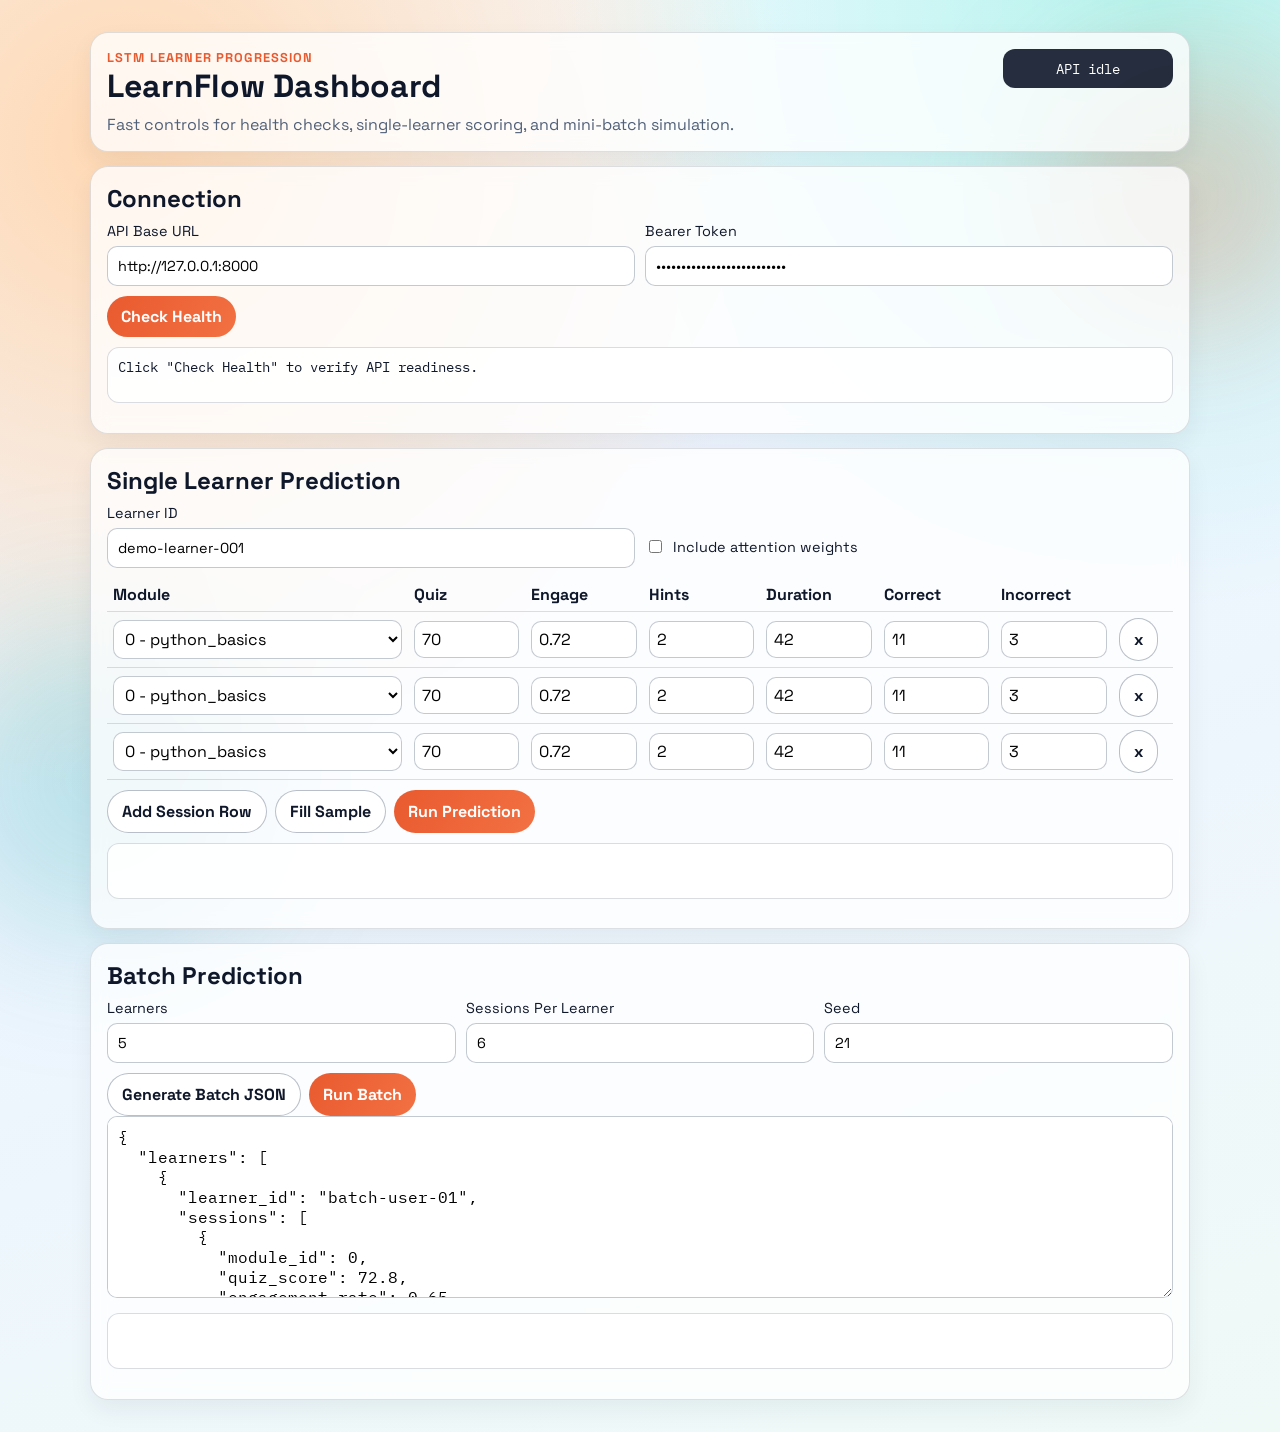
<file: dashboard/index.html>
<!doctype html>
<html lang="en">
<head>
  <meta charset="UTF-8">
  <meta name="viewport" content="width=device-width, initial-scale=1.0">
  <title>LearnFlow Quick Dashboard</title>
  <link rel="preconnect" href="https://fonts.googleapis.com">
  <link rel="preconnect" href="https://fonts.gstatic.com" crossorigin>
  <link href="https://fonts.googleapis.com/css2?family=Space+Grotesk:wght@400;500;700&family=IBM+Plex+Mono:wght@400;600&display=swap" rel="stylesheet">
  <link rel="stylesheet" href="styles.css">
</head>
<body>
  <div class="bg-orb bg-orb-a" aria-hidden="true"></div>
  <div class="bg-orb bg-orb-b" aria-hidden="true"></div>

  <main class="shell">
    <header class="panel hero reveal">
      <div>
        <p class="eyebrow">LSTM Learner Progression</p>
        <h1>LearnFlow Dashboard</h1>
        <p class="subtitle">Fast controls for health checks, single-learner scoring, and mini-batch simulation.</p>
      </div>
      <div class="hero-stats" id="heroStatus">API idle</div>
    </header>

    <section class="panel reveal">
      <h2>Connection</h2>
      <div class="grid two">
        <label>
          API Base URL
          <input id="baseUrl" type="text" value="http://127.0.0.1:8000" placeholder="http://127.0.0.1:8000">
        </label>
        <label>
          Bearer Token
          <input id="apiKey" type="password" value="dev-insecure-key-change-me" placeholder="dev-insecure-key-change-me">
        </label>
      </div>
      <div class="actions">
        <button id="healthBtn">Check Health</button>
      </div>
      <pre id="healthOut" class="output">Click "Check Health" to verify API readiness.</pre>
    </section>

    <section class="panel reveal">
      <h2>Single Learner Prediction</h2>
      <div class="grid two">
        <label>
          Learner ID
          <input id="learnerId" type="text" value="demo-learner-001">
        </label>
        <label class="checkbox-row">
          <input id="explain" type="checkbox">
          Include attention weights
        </label>
      </div>

      <div class="table-wrap">
        <table id="sessionTable">
          <thead>
            <tr>
              <th>Module</th>
              <th>Quiz</th>
              <th>Engage</th>
              <th>Hints</th>
              <th>Duration</th>
              <th>Correct</th>
              <th>Incorrect</th>
              <th></th>
            </tr>
          </thead>
          <tbody id="sessionBody"></tbody>
        </table>
      </div>

      <div class="actions">
        <button id="addRowBtn" class="ghost">Add Session Row</button>
        <button id="sampleBtn" class="ghost">Fill Sample</button>
        <button id="predictBtn">Run Prediction</button>
      </div>
      <pre id="predictOut" class="output"></pre>
    </section>

    <section class="panel reveal">
      <h2>Batch Prediction</h2>
      <div class="grid three">
        <label>
          Learners
          <input id="batchSize" type="number" min="1" max="20" value="5">
        </label>
        <label>
          Sessions Per Learner
          <input id="batchSessions" type="number" min="1" max="10" value="6">
        </label>
        <label>
          Seed
          <input id="batchSeed" type="number" min="1" max="999" value="21">
        </label>
      </div>
      <div class="actions">
        <button id="genBatchBtn" class="ghost">Generate Batch JSON</button>
        <button id="runBatchBtn">Run Batch</button>
      </div>
      <textarea id="batchInput" rows="8" spellcheck="false"></textarea>
      <pre id="batchOut" class="output"></pre>
    </section>
  </main>

  <script src="app.js"></script>
</body>
</html>
</file>
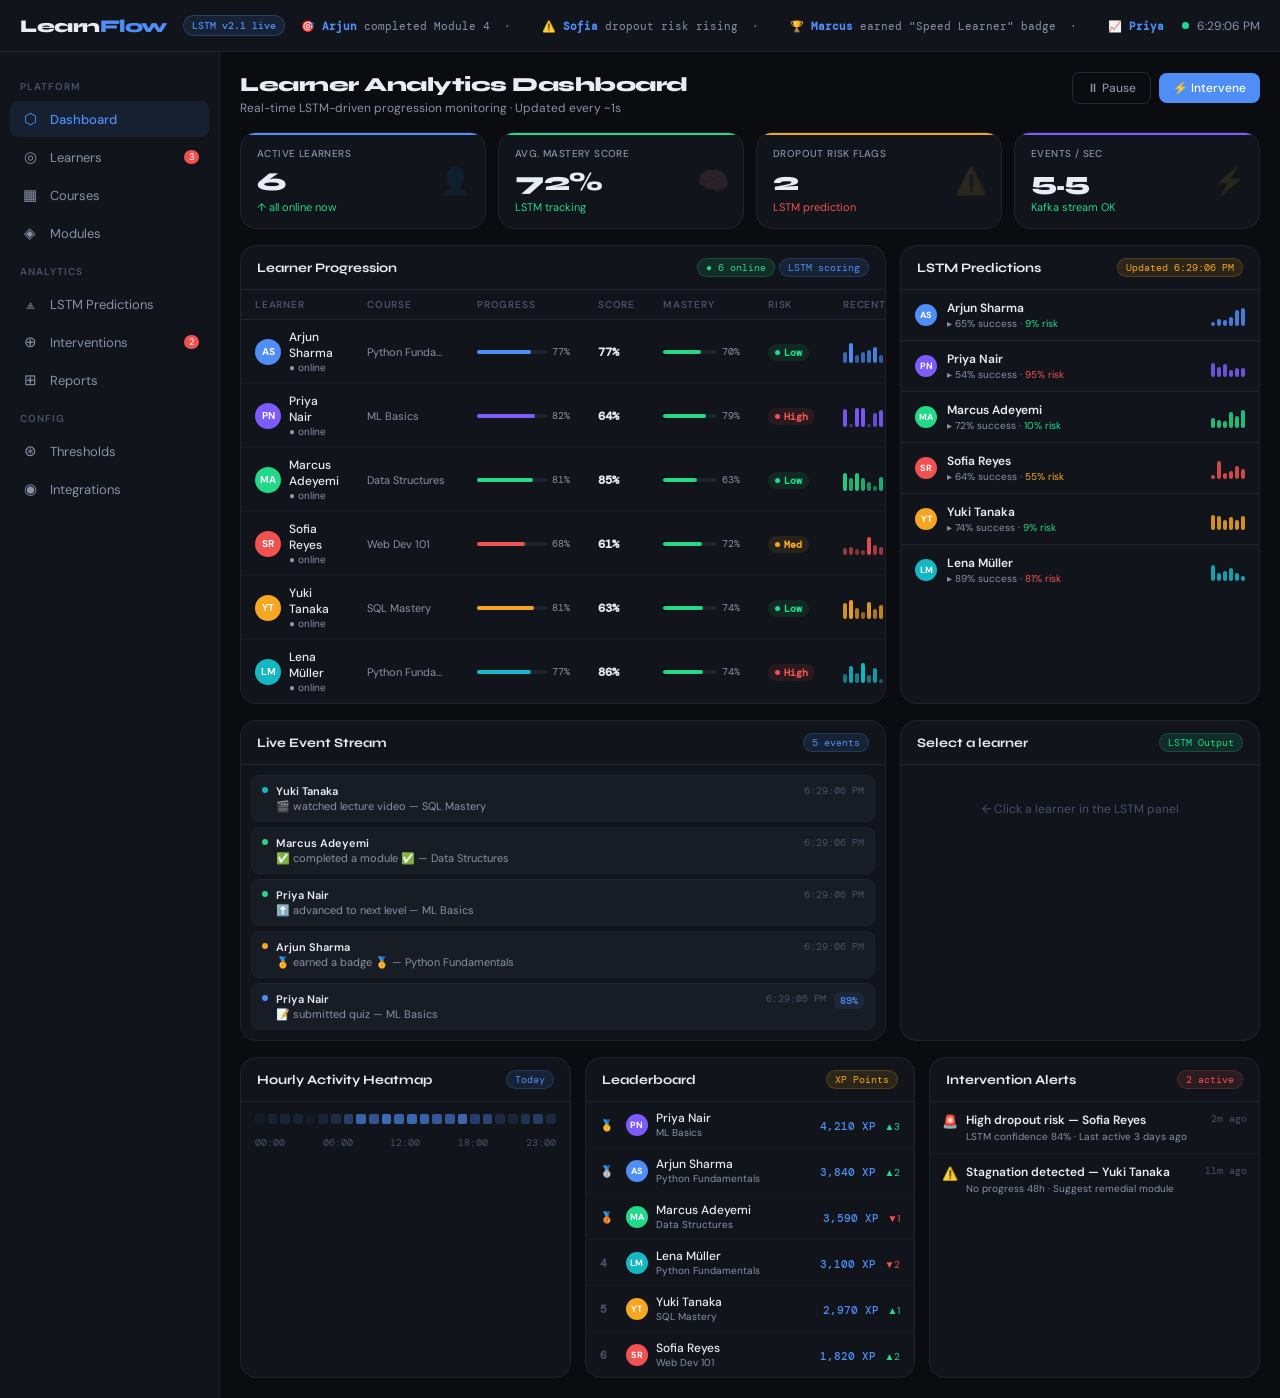
<file: dashboard/lms_portal.html>
<!DOCTYPE html>
<html lang="en">
<head>
<meta charset="UTF-8">
<meta name="viewport" content="width=device-width, initial-scale=1.0">
<title>LearnFlow — Adaptive LMS</title>
<link href="https://fonts.googleapis.com/css2?family=Syne:wght@400;600;700;800&family=DM+Mono:wght@400;500&family=DM+Sans:ital,wght@0,300;0,400;0,500;1,300&display=swap" rel="stylesheet">
<style>
  :root {
    --bg: #0a0c10;
    --surface: #11141a;
    --surface2: #181c24;
    --border: #1e2330;
    --border2: #252b3a;
    --accent: #4f8ef7;
    --accent2: #7c5cfc;
    --green: #22d98a;
    --amber: #f5a623;
    --red: #f05252;
    --teal: #14b8c4;
    --text: #e8ecf4;
    --text2: #8892a8;
    --text3: #4a5168;
    --font-head: 'Syne', sans-serif;
    --font-body: 'DM Sans', sans-serif;
    --font-mono: 'DM Mono', monospace;
    --radius: 10px;
    --radius-lg: 16px;
  }
  * { box-sizing: border-box; margin: 0; padding: 0; }
  html { font-size: 14px; }
  body { font-family: var(--font-body); background: var(--bg); color: var(--text); min-height: 100vh; overflow-x: hidden; }

  .app { display: grid; grid-template-columns: 220px 1fr; grid-template-rows: 52px 1fr; min-height: 100vh; }

  .topbar {
    grid-column: 1 / -1;
    display: flex; align-items: center; gap: 16px;
    padding: 0 20px; background: var(--surface); border-bottom: 1px solid var(--border); z-index: 10;
  }
  .topbar-logo { font-family: var(--font-head); font-size: 18px; font-weight: 800; letter-spacing: -.5px; color: var(--text); white-space: nowrap; }
  .topbar-logo span { color: var(--accent); }
  .topbar-pill { background: rgba(79,142,247,.12); color: var(--accent); font-family: var(--font-mono); font-size: 10px; font-weight: 500; padding: 3px 8px; border-radius: 20px; border: 1px solid rgba(79,142,247,.25); white-space: nowrap; }
  .topbar-status { margin-left: auto; display: flex; align-items: center; gap: 8px; font-size: 12px; color: var(--text2); white-space: nowrap; }
  .live-dot { width: 7px; height: 7px; border-radius: 50%; background: var(--green); animation: pulse-dot 2s ease-in-out infinite; }
  @keyframes pulse-dot { 0%,100%{box-shadow:0 0 0 0 rgba(34,217,138,.4)} 50%{box-shadow:0 0 0 5px rgba(34,217,138,0)} }
  .ticker-wrap { overflow: hidden; flex: 1; min-width: 0; }
  .ticker { display: flex; gap: 24px; animation: ticker-anim 30s linear infinite; white-space: nowrap; }
  .ticker-item { font-family: var(--font-mono); font-size: 11px; color: var(--text2); }
  .ticker-item b { color: var(--accent); }
  @keyframes ticker-anim { 0%{transform:translateX(0)} 100%{transform:translateX(-50%)} }

  .sidebar { background: var(--surface); border-right: 1px solid var(--border); padding: 16px 10px; display: flex; flex-direction: column; gap: 2px; overflow-y: auto; }
  .sidebar-section { font-size: 10px; font-weight: 600; letter-spacing: .1em; text-transform: uppercase; color: var(--text3); padding: 12px 10px 6px; }
  .nav-item { display: flex; align-items: center; gap: 10px; padding: 8px 10px; border-radius: 8px; font-size: 13px; font-weight: 400; color: var(--text2); cursor: pointer; transition: all .15s; }
  .nav-item:hover { background: var(--surface2); color: var(--text); }
  .nav-item.active { background: rgba(79,142,247,.1); color: var(--accent); font-weight: 500; }
  .nav-item .icon { font-size: 15px; width: 20px; text-align: center; }
  .nav-badge { margin-left: auto; background: var(--red); color: #fff; font-family: var(--font-mono); font-size: 9px; padding: 1px 5px; border-radius: 8px; }

  .main { overflow-y: auto; padding: 20px; display: flex; flex-direction: column; gap: 16px; }

  .page-header { display: flex; align-items: flex-start; justify-content: space-between; gap: 12px; }
  .page-title { font-family: var(--font-head); font-size: 20px; font-weight: 800; letter-spacing: -.5px; }
  .page-subtitle { font-size: 12px; color: var(--text2); margin-top: 3px; }
  .header-controls { display: flex; gap: 8px; align-items: center; }
  .btn { padding: 7px 14px; border-radius: 8px; font-family: var(--font-body); font-size: 12px; font-weight: 500; cursor: pointer; border: none; transition: all .15s; }
  .btn-ghost { background: transparent; border: 1px solid var(--border2); color: var(--text2); }
  .btn-ghost:hover { border-color: var(--accent); color: var(--accent); }
  .btn-primary { background: var(--accent); color: #fff; }
  .btn-primary:hover { background: #6fa0f8; }

  .stats-row { display: grid; grid-template-columns: repeat(4, 1fr); gap: 12px; }
  .stat-card { background: var(--surface); border: 1px solid var(--border); border-radius: var(--radius-lg); padding: 14px 16px; position: relative; overflow: hidden; }
  .stat-card::before { content: ''; position: absolute; top: 0; left: 0; right: 0; height: 2px; background: var(--card-accent, var(--accent)); }
  .stat-label { font-size: 10px; color: var(--text2); font-weight: 500; letter-spacing: .04em; text-transform: uppercase; margin-bottom: 6px; }
  .stat-val { font-family: var(--font-head); font-size: 26px; font-weight: 800; letter-spacing: -1px; }
  .stat-delta { font-size: 11px; margin-top: 3px; color: var(--text2); }
  .stat-delta.up { color: var(--green); }
  .stat-delta.down { color: var(--red); }
  .stat-icon { position: absolute; right: 14px; top: 50%; transform: translateY(-50%); font-size: 26px; opacity: .1; }

  .two-col { display: grid; grid-template-columns: 1fr 360px; gap: 14px; }
  .card { background: var(--surface); border: 1px solid var(--border); border-radius: var(--radius-lg); overflow: hidden; }
  .card-header { padding: 12px 16px; border-bottom: 1px solid var(--border); display: flex; align-items: center; justify-content: space-between; }
  .card-title { font-family: var(--font-head); font-size: 13px; font-weight: 700; }
  .card-badge { font-size: 10px; font-family: var(--font-mono); padding: 2px 8px; border-radius: 20px; }
  .badge-green { background: rgba(34,217,138,.12); color: var(--green); border: 1px solid rgba(34,217,138,.2); }
  .badge-amber { background: rgba(245,166,35,.12); color: var(--amber); border: 1px solid rgba(245,166,35,.2); }
  .badge-blue  { background: rgba(79,142,247,.12);  color: var(--accent); border: 1px solid rgba(79,142,247,.2); }
  .badge-red   { background: rgba(240,82,82,.12);   color: var(--red);  border: 1px solid rgba(240,82,82,.2); }
  .badge-multi { display: flex; gap: 4px; }

  .learner-table { width: 100%; border-collapse: collapse; }
  .learner-table th { text-align: left; font-size: 10px; font-weight: 600; letter-spacing: .08em; text-transform: uppercase; color: var(--text3); padding: 8px 14px; border-bottom: 1px solid var(--border); }
  .learner-table td { padding: 9px 14px; font-size: 12px; border-bottom: 1px solid rgba(30,35,48,.5); vertical-align: middle; }
  .learner-table tr:last-child td { border-bottom: none; }
  .learner-table tr:hover td { background: rgba(255,255,255,.015); }

  .avatar { width: 26px; height: 26px; border-radius: 50%; display: inline-flex; align-items: center; justify-content: center; font-size: 10px; font-weight: 700; color: #fff; flex-shrink: 0; }
  .learner-name { display: flex; align-items: center; gap: 8px; }
  .learner-info span:first-child { font-weight: 500; color: var(--text); display: block; }
  .learner-info span:last-child { font-size: 10px; color: var(--text2); display: block; }
  .progress-bar-wrap { width: 70px; background: var(--border); border-radius: 4px; height: 4px; }
  .progress-bar { height: 4px; border-radius: 4px; transition: width .6s ease; }
  .risk-pill { display: inline-flex; align-items: center; gap: 4px; font-size: 10px; font-weight: 600; font-family: var(--font-mono); padding: 2px 7px; border-radius: 20px; }
  .risk-low  { background: rgba(34,217,138,.1);  color: var(--green); }
  .risk-med  { background: rgba(245,166,35,.1);   color: var(--amber); }
  .risk-high { background: rgba(240,82,82,.1);    color: var(--red);   }
  .risk-dot  { width: 5px; height: 5px; border-radius: 50%; background: currentColor; }
  .mini-bars { display: flex; gap: 2px; align-items: flex-end; height: 22px; }
  .mini-bar { width: 4px; border-radius: 2px; transition: height .4s ease; }

  .lstm-panel { display: flex; flex-direction: column; }
  .lstm-learner { padding: 10px 14px; border-bottom: 1px solid var(--border); display: flex; align-items: center; gap: 10px; cursor: pointer; transition: background .12s; }
  .lstm-learner:hover { background: rgba(255,255,255,.02); }
  .lstm-learner.selected { background: rgba(79,142,247,.06); border-left: 2px solid var(--accent); padding-left: 12px; }
  .lstm-learner:last-child { border-bottom: none; }

  .event-stream { padding: 10px; display: flex; flex-direction: column; gap: 5px; max-height: 320px; overflow-y: auto; }
  .event-item { display: flex; align-items: flex-start; gap: 8px; padding: 8px 10px; border-radius: 8px; border: 1px solid var(--border); background: var(--surface2); animation: slide-in .3s ease; font-size: 11px; }
  @keyframes slide-in { from{opacity:0;transform:translateY(-6px)} to{opacity:1;transform:translateY(0)} }
  .event-dot { width: 6px; height: 6px; border-radius: 50%; margin-top: 3px; flex-shrink: 0; }
  .event-meta { flex: 1; }
  .event-user { font-weight: 600; color: var(--text); }
  .event-desc { color: var(--text2); margin-top: 1px; }
  .event-time { font-family: var(--font-mono); font-size: 10px; color: var(--text3); white-space: nowrap; }
  .event-score { font-family: var(--font-mono); font-size: 10px; font-weight: 500; padding: 2px 6px; border-radius: 6px; align-self: flex-start; background: rgba(79,142,247,.1); color: var(--accent); }

  .prediction-section { padding: 12px 14px; border-bottom: 1px solid var(--border); }
  .pred-title { font-size: 9px; font-weight: 600; text-transform: uppercase; letter-spacing: .08em; color: var(--text3); margin-bottom: 8px; }
  .pred-row { display: flex; align-items: center; justify-content: space-between; margin-bottom: 6px; }
  .pred-label { font-size: 11px; color: var(--text2); }
  .pred-val { font-family: var(--font-mono); font-size: 11px; font-weight: 500; }
  .pred-gauge { height: 3px; background: var(--border); border-radius: 3px; margin-top: 2px; overflow: hidden; }
  .pred-gauge-fill { height: 100%; border-radius: 3px; transition: width .8s cubic-bezier(.34,1.56,.64,1); }

  .bottom-row { display: grid; grid-template-columns: 1fr 1fr 1fr; gap: 14px; }
  .heatmap-grid { display: grid; grid-template-columns: repeat(24, 1fr); gap: 3px; padding: 12px 14px; }
  .heat-cell { aspect-ratio: 1; border-radius: 2px; transition: background .5s ease; }
  .heatmap-labels { display: flex; justify-content: space-between; padding: 0 14px 10px; font-size: 10px; color: var(--text3); font-family: var(--font-mono); }
  .lb-item { display: flex; align-items: center; gap: 8px; padding: 8px 14px; border-bottom: 1px solid rgba(30,35,48,.5); }
  .lb-item:last-child { border-bottom: none; }
  .lb-rank { font-family: var(--font-mono); font-size: 11px; font-weight: 700; color: var(--text3); width: 18px; }
  .lb-rank.gold { color: #f5c842; } .lb-rank.silver { color: #9ba8be; } .lb-rank.bronze { color: #c87941; }
  .lb-pts { font-family: var(--font-mono); font-size: 11px; margin-left: auto; color: var(--accent); font-weight: 500; }
  .lb-delta { font-size: 10px; margin-left: 4px; }
  .lb-delta.up { color: var(--green); } .lb-delta.dn { color: var(--red); }
  .alert-item { display: flex; gap: 8px; padding: 10px 12px; border-bottom: 1px solid rgba(30,35,48,.4); align-items: flex-start; }
  .alert-item:last-child { border-bottom: none; }
  .alert-icon { font-size: 13px; margin-top: 1px; }
  .alert-title { font-size: 12px; font-weight: 600; color: var(--text); }
  .alert-sub { font-size: 10px; color: var(--text2); margin-top: 2px; }
  .alert-time { font-family: var(--font-mono); font-size: 10px; color: var(--text3); white-space: nowrap; }
  ::-webkit-scrollbar { width: 4px; height: 4px; }
  ::-webkit-scrollbar-track { background: transparent; }
  ::-webkit-scrollbar-thumb { background: var(--border2); border-radius: 3px; }
  .sparkline-svg { width: 100%; height: 36px; }
</style>
</head>
<body>
<div class="app">

  <header class="topbar">
    <div class="topbar-logo">Learn<span>Flow</span></div>
    <div class="topbar-pill">LSTM v2.1 live</div>
    <div class="ticker-wrap">
      <div class="ticker" id="ticker">
        <span class="ticker-item">🎯 <b>Arjun</b> completed Module 4 &nbsp;·&nbsp;</span>
        <span class="ticker-item">⚠️ <b>Sofia</b> dropout risk rising &nbsp;·&nbsp;</span>
        <span class="ticker-item">🏆 <b>Marcus</b> earned "Speed Learner" badge &nbsp;·&nbsp;</span>
        <span class="ticker-item">📈 <b>Priya</b> mastery index 91% &nbsp;·&nbsp;</span>
        <span class="ticker-item">🔔 LSTM flagged 2 learners for intervention &nbsp;·&nbsp;</span>
        <span class="ticker-item">🎯 <b>Arjun</b> completed Module 4 &nbsp;·&nbsp;</span>
        <span class="ticker-item">⚠️ <b>Sofia</b> dropout risk rising &nbsp;·&nbsp;</span>
        <span class="ticker-item">🏆 <b>Marcus</b> earned "Speed Learner" badge &nbsp;·&nbsp;</span>
        <span class="ticker-item">📈 <b>Priya</b> mastery index 91% &nbsp;·&nbsp;</span>
        <span class="ticker-item">🔔 LSTM flagged 2 learners for intervention &nbsp;·&nbsp;</span>
      </div>
    </div>
    <div class="topbar-status">
      <div class="live-dot"></div>
      <span id="clock"></span>
    </div>
  </header>

  <aside class="sidebar">
    <div class="sidebar-section">Platform</div>
    <div class="nav-item active"><span class="icon">⬡</span> Dashboard</div>
    <div class="nav-item"><span class="icon">◎</span> Learners <span class="nav-badge">3</span></div>
    <div class="nav-item"><span class="icon">▦</span> Courses</div>
    <div class="nav-item"><span class="icon">◈</span> Modules</div>
    <div class="sidebar-section">Analytics</div>
    <div class="nav-item"><span class="icon">⟁</span> LSTM Predictions</div>
    <div class="nav-item"><span class="icon">⊕</span> Interventions <span class="nav-badge" id="sb-alert-badge">2</span></div>
    <div class="nav-item"><span class="icon">⊞</span> Reports</div>
    <div class="sidebar-section">Config</div>
    <div class="nav-item"><span class="icon">⊛</span> Thresholds</div>
    <div class="nav-item"><span class="icon">◉</span> Integrations</div>
  </aside>

  <main class="main">

    <div class="page-header">
      <div>
        <div class="page-title">Learner Analytics Dashboard</div>
        <div class="page-subtitle">Real-time LSTM-driven progression monitoring · Updated every ~1s</div>
      </div>
      <div class="header-controls">
        <button class="btn btn-ghost" onclick="togglePause()">⏸ <span id="pause-label">Pause</span></button>
        <button class="btn btn-primary" onclick="triggerIntervention()">⚡ Intervene</button>
      </div>
    </div>

    <div class="stats-row">
      <div class="stat-card" style="--card-accent:var(--accent)">
        <div class="stat-label">Active Learners</div>
        <div class="stat-val" id="stat-active">6</div>
        <div class="stat-delta up">↑ all online now</div>
        <div class="stat-icon">👤</div>
      </div>
      <div class="stat-card" style="--card-accent:var(--green)">
        <div class="stat-label">Avg. Mastery Score</div>
        <div class="stat-val" id="stat-mastery">—</div>
        <div class="stat-delta up" id="d-mastery">LSTM tracking</div>
        <div class="stat-icon">🧠</div>
      </div>
      <div class="stat-card" style="--card-accent:var(--amber)">
        <div class="stat-label">Dropout Risk Flags</div>
        <div class="stat-val" id="stat-risk">—</div>
        <div class="stat-delta down" id="d-risk">LSTM prediction</div>
        <div class="stat-icon">⚠️</div>
      </div>
      <div class="stat-card" style="--card-accent:var(--accent2)">
        <div class="stat-label">Events / sec</div>
        <div class="stat-val" id="stat-eps">—</div>
        <div class="stat-delta up">Kafka stream OK</div>
        <div class="stat-icon">⚡</div>
      </div>
    </div>

    <div class="two-col">
      <div class="card">
        <div class="card-header">
          <div class="card-title">Learner Progression</div>
          <div class="badge-multi">
            <span class="card-badge badge-green" id="online-count">● 6 online</span>
            <span class="card-badge badge-blue">LSTM scoring</span>
          </div>
        </div>
        <table class="learner-table">
          <thead>
            <tr>
              <th>Learner</th>
              <th>Course</th>
              <th>Progress</th>
              <th>Score</th>
              <th>Mastery</th>
              <th>Risk</th>
              <th>Recent</th>
            </tr>
          </thead>
          <tbody id="learner-tbody"></tbody>
        </table>
      </div>

      <div class="card">
        <div class="card-header">
          <div class="card-title">LSTM Predictions</div>
          <span class="card-badge badge-amber" id="pred-badge">Initialising…</span>
        </div>
        <div class="lstm-panel" id="lstm-panel"></div>
      </div>
    </div>

    <div style="display:grid;grid-template-columns:1fr 360px;gap:14px">
      <div class="card">
        <div class="card-header">
          <div class="card-title">Live Event Stream</div>
          <span class="card-badge badge-blue" id="event-counter">0 events</span>
        </div>
        <div class="event-stream" id="event-stream"></div>
      </div>

      <div class="card">
        <div class="card-header">
          <div class="card-title" id="pred-detail-title">Select a learner</div>
          <span class="card-badge badge-green">LSTM Output</span>
        </div>
        <div id="pred-detail-body">
          <div style="padding:36px 18px;text-align:center;color:var(--text3);font-size:12px">
            ← Click a learner in the LSTM panel
          </div>
        </div>
      </div>
    </div>

    <div class="bottom-row">
      <div class="card">
        <div class="card-header">
          <div class="card-title">Hourly Activity Heatmap</div>
          <span class="card-badge badge-blue">Today</span>
        </div>
        <div class="heatmap-grid" id="heatmap"></div>
        <div class="heatmap-labels">
          <span>00:00</span><span>06:00</span><span>12:00</span><span>18:00</span><span>23:00</span>
        </div>
      </div>

      <div class="card">
        <div class="card-header">
          <div class="card-title">Leaderboard</div>
          <span class="card-badge badge-amber">XP Points</span>
        </div>
        <div id="leaderboard"></div>
      </div>

      <div class="card">
        <div class="card-header">
          <div class="card-title">Intervention Alerts</div>
          <span class="card-badge badge-red" id="alert-count">2 active</span>
        </div>
        <div id="alerts-panel"></div>
      </div>
    </div>

  </main>
</div>

<script>
const EVENTS_TYPES = [
  { type:'quiz',   desc:'submitted quiz',             icon:'📝', color:'var(--accent)' },
  { type:'video',  desc:'watched lecture video',      icon:'🎬', color:'var(--teal)' },
  { type:'badge',  desc:'earned a badge 🏅',          icon:'🏅', color:'var(--amber)' },
  { type:'level',  desc:'advanced to next level',     icon:'⬆️', color:'var(--green)' },
  { type:'hint',   desc:'used a hint',                icon:'💡', color:'#a78bfa' },
  { type:'module', desc:'completed a module ✅',      icon:'✅', color:'var(--green)' },
  { type:'streak', desc:'maintained 7-day streak 🔥', icon:'🔥', color:'#fb7185' },
  { type:'login',  desc:'started a session',          icon:'👤', color:'var(--text2)' },
];

const LEARNER_DATA = [
  { id:1, name:'Arjun Sharma',   initials:'AS', course:'Python Fundamentals', color:'#4f8ef7', xp:3840 },
  { id:2, name:'Priya Nair',     initials:'PN', course:'ML Basics',           color:'#7c5cfc', xp:4210 },
  { id:3, name:'Marcus Adeyemi', initials:'MA', course:'Data Structures',     color:'#22d98a', xp:3590 },
  { id:4, name:'Sofia Reyes',    initials:'SR', course:'Web Dev 101',         color:'#f05252', xp:1820 },
  { id:5, name:'Yuki Tanaka',    initials:'YT', course:'SQL Mastery',         color:'#f5a623', xp:2970 },
  { id:6, name:'Lena Müller',    initials:'LM', course:'Python Fundamentals', color:'#14b8c4', xp:3100 },
];

let paused = false, eventCount = 0, selectedId = null;

const learners = LEARNER_DATA.map(l => ({
  ...l,
  progress:  45 + Math.random()*40,
  score:     55 + Math.random()*35,
  mastery:   50 + Math.random()*45,
  riskScore: Math.random(),
  activity:  Array.from({length:8}, () => Math.random()),
  history:   Array.from({length:8}, () => 50 + Math.random()*40),
  pred: {
    successProb: .55 + Math.random()*.35,
    masteryProb: .5  + Math.random()*.4,
    nextScore:   60  + Math.random()*30,
  },
}));

let alerts = [
  { icon:'🚨', title:'High dropout risk — Sofia Reyes',  sub:'LSTM confidence 84% · Last active 3 days ago', time:'2m ago' },
  { icon:'⚠️', title:'Stagnation detected — Yuki Tanaka', sub:'No progress 48h · Suggest remedial module',   time:'11m ago' },
];

const heatData = Array.from({length:24}, (_,i) => ({
  intensity: i<6 ? Math.random()*.2 : i<10 ? .2+Math.random()*.6 : i<14 ? .5+Math.random()*.5 : i<18 ? .4+Math.random()*.5 : .1+Math.random()*.4
}));

function riskLevel(r) { return r<.35?['low','Low']:r<.65?['med','Med']:['high','High']; }
function clamp(v,a,b){ return Math.max(a,Math.min(b,v)); }
function fmt(n,d=0){ return (+n).toFixed(d); }
function randItem(a){ return a[Math.floor(Math.random()*a.length)]; }

function renderTable() {
  document.getElementById('learner-tbody').innerHTML = learners.map(l => {
    const [rl] = riskLevel(l.riskScore);
    const bars = l.activity.map(v =>
      `<div class="mini-bar" style="height:${Math.max(3,v*20)}px;background:${l.color};opacity:${.35+v*.65}"></div>`
    ).join('');
    return `<tr>
      <td><div class="learner-name">
        <div class="avatar" style="background:${l.color}">${l.initials}</div>
        <div class="learner-info"><span>${l.name}</span><span>● online</span></div>
      </div></td>
      <td style="color:var(--text2);font-size:11px;max-width:110px;overflow:hidden;text-overflow:ellipsis;white-space:nowrap">${l.course}</td>
      <td><div style="display:flex;align-items:center;gap:5px">
        <div class="progress-bar-wrap"><div class="progress-bar" style="width:${l.progress}%;background:${l.color}"></div></div>
        <span style="font-family:var(--font-mono);font-size:10px;color:var(--text2)">${fmt(l.progress)}%</span>
      </div></td>
      <td><span style="font-family:var(--font-mono);font-weight:600">${fmt(l.score)}%</span></td>
      <td><div style="display:flex;align-items:center;gap:5px">
        <div class="progress-bar-wrap" style="width:54px"><div class="progress-bar" style="width:${l.mastery}%;background:var(--green)"></div></div>
        <span style="font-family:var(--font-mono);font-size:10px;color:var(--text2)">${fmt(l.mastery)}%</span>
      </div></td>
      <td><span class="risk-pill risk-${rl}"><span class="risk-dot"></span>${riskLevel(l.riskScore)[1]}</span></td>
      <td><div class="mini-bars">${bars}</div></td>
    </tr>`;
  }).join('');
}

function renderLSTMPanel() {
  document.getElementById('lstm-panel').innerHTML = learners.map(l => {
    const bars = l.history.slice(-6).map(v =>
      `<div class="mini-bar" style="height:${Math.max(3,(v-40)/60*22)}px;background:${l.color};opacity:.85"></div>`
    ).join('');
    const rc = l.riskScore>.6?'var(--red)':l.riskScore>.35?'var(--amber)':'var(--green)';
    return `<div class="lstm-learner ${selectedId===l.id?'selected':''}" onclick="selectLearner(${l.id})">
      <div class="avatar" style="background:${l.color};width:22px;height:22px;font-size:9px">${l.initials}</div>
      <div style="flex:1;min-width:0">
        <div style="font-size:12px;font-weight:600;color:var(--text);white-space:nowrap;overflow:hidden;text-overflow:ellipsis">${l.name}</div>
        <div style="font-size:10px;color:var(--text2);margin-top:1px">▸ ${fmt(l.pred.successProb*100)}% success · <span style="color:${rc}">${fmt(l.riskScore*100)}% risk</span></div>
      </div>
      <div class="mini-bars" style="margin-left:6px">${bars}</div>
    </div>`;
  }).join('');
  document.getElementById('pred-badge').textContent = 'Updated ' + new Date().toLocaleTimeString();
}

function selectLearner(id) {
  selectedId = id;
  renderLSTMPanel();
  const l = learners.find(x=>x.id===id); if (!l) return;
  document.getElementById('pred-detail-title').textContent = l.name;
  const rc = l.riskScore>.6?'var(--red)':l.riskScore>.35?'var(--amber)':'var(--green)';

  let intervention, iIcon;
  if (l.riskScore>.6)      { intervention='Notify instructor + assign remedial module'; iIcon='🚨'; }
  else if (l.riskScore>.35){ intervention='Scale difficulty + send motivational prompt'; iIcon='💡'; }
  else                      { intervention='Issue achievement badge + advance module';   iIcon='🏅'; }

  document.getElementById('pred-detail-body').innerHTML = `
    <div class="prediction-section">
      <div class="pred-title">LSTM Output Predictions</div>
      ${pRow('Success probability', l.pred.successProb, l.color)}
      ${pRow('Dropout risk',        l.riskScore,        rc)}
      ${pRow('Mastery probability', l.pred.masteryProb, 'var(--teal)')}
    </div>
    <div class="prediction-section">
      <div class="pred-title">Predicted next score</div>
      <div style="font-family:var(--font-mono);font-size:26px;font-weight:700;color:${l.color};padding:4px 0">${fmt(l.pred.nextScore)}%</div>
      <div style="font-size:11px;color:var(--text2);margin-top:2px">Based on last 8 interaction sequences</div>
    </div>
    <div class="prediction-section">
      <div class="pred-title">Recommended action</div>
      <div style="display:flex;gap:8px;padding:8px 10px;background:var(--surface2);border-radius:8px;border:1px solid var(--border)">
        <span style="font-size:14px">${iIcon}</span>
        <span style="font-size:11px;color:${rc};line-height:1.5">${intervention}</span>
      </div>
    </div>
    <div style="padding:10px 14px 12px">
      <svg class="sparkline-svg" id="spark-svg" viewBox="0 0 200 36" preserveAspectRatio="none"></svg>
      <div style="font-size:10px;color:var(--text3);margin-top:3px;font-family:var(--font-mono)">Score history · last 8 events</div>
    </div>
  `;
  // Sparkline
  const data = l.history, mn = Math.min(...data), mx = Math.max(...data);
  const sy = v => 32 - ((v-mn)/(mx-mn+.01))*28;
  const pts = data.map((v,i) => `${(i/(data.length-1))*198+1},${sy(v)}`).join(' ');
  const svg = document.getElementById('spark-svg');
  if (svg) svg.innerHTML = `<polyline points="${pts}" fill="none" stroke="${l.color}" stroke-width="2" stroke-linecap="round" stroke-linejoin="round"/>${data.map((v,i)=>`<circle cx="${(i/(data.length-1))*198+1}" cy="${sy(v)}" r="2.5" fill="${l.color}"/>`).join('')}`;
}

function pRow(label, val, color) {
  return `<div style="margin-bottom:8px">
    <div class="pred-row">
      <span class="pred-label">${label}</span>
      <span class="pred-val" style="color:${color}">${fmt(val*100,1)}%</span>
    </div>
    <div class="pred-gauge"><div class="pred-gauge-fill" style="width:${val*100}%;background:${color}"></div></div>
  </div>`;
}

function renderHeatmap() {
  document.getElementById('heatmap').innerHTML = heatData.map(d =>
    `<div class="heat-cell" style="background:${d.intensity<.05?'var(--border)':`rgba(79,142,247,${d.intensity*.85})`}"></div>`
  ).join('');
}

function renderLeaderboard() {
  const sorted = [...learners].sort((a,b)=>b.xp-a.xp);
  document.getElementById('leaderboard').innerHTML = sorted.map((l,i) => {
    const rankClass = ['gold','silver','bronze'][i] || '';
    const rankLabel = ['🥇','🥈','🥉'][i] || (i+1);
    const up = Math.random()>.4;
    return `<div class="lb-item">
      <div class="lb-rank ${rankClass}">${rankLabel}</div>
      <div class="avatar" style="background:${l.color};width:22px;height:22px;font-size:9px">${l.initials}</div>
      <div>
        <div style="font-size:12px;font-weight:500;color:var(--text)">${l.name}</div>
        <div style="font-size:10px;color:var(--text2)">${l.course}</div>
      </div>
      <div style="margin-left:auto;text-align:right">
        <span class="lb-pts">${l.xp.toLocaleString()} XP</span>
        <span class="lb-delta ${up?'up':'dn'}">${up?'▲':'▼'}${Math.ceil(Math.random()*3)}</span>
      </div>
    </div>`;
  }).join('');
}

function renderAlerts() {
  document.getElementById('alerts-panel').innerHTML = alerts.map(a =>
    `<div class="alert-item">
      <div class="alert-icon">${a.icon}</div>
      <div style="flex:1"><div class="alert-title">${a.title}</div><div class="alert-sub">${a.sub}</div></div>
      <div class="alert-time">${a.time}</div>
    </div>`
  ).join('');
  const n = alerts.length;
  document.getElementById('alert-count').textContent = n + ' active';
  document.getElementById('sb-alert-badge').textContent = n;
}

function addEvent(l, ev, score) {
  eventCount++;
  const stream = document.getElementById('event-stream');
  const div = document.createElement('div');
  div.className = 'event-item';
  div.innerHTML = `
    <div class="event-dot" style="background:${ev.color}"></div>
    <div class="event-meta">
      <div><span class="event-user">${l.name}</span></div>
      <div class="event-desc">${ev.icon} ${ev.desc} — ${l.course}</div>
    </div>
    <div class="event-time">${new Date().toLocaleTimeString()}</div>
    ${score!==undefined?`<span class="event-score">${fmt(score)}%</span>`:''}
  `;
  stream.insertBefore(div, stream.firstChild);
  while (stream.children.length > 20) stream.removeChild(stream.lastChild);
  document.getElementById('event-counter').textContent = eventCount + ' events';
}

function tick() {
  if (paused) return;
  const l = randItem(learners);
  const ev = randItem(EVENTS_TYPES);
  const score = ev.type==='quiz' ? 50+Math.random()*45 : undefined;

  if (ev.type==='quiz')   l.score    = clamp(l.score + (Math.random()-.4)*8, 40, 100);
  if (ev.type==='module') l.progress = clamp(l.progress + 2 + Math.random()*5, 0, 100);
  if (ev.type==='video')  l.mastery  = clamp(l.mastery + Math.random()*3, 0, 100);
  if (ev.type==='badge')  l.xp      += 150 + Math.floor(Math.random()*300);

  l.activity  = [...l.activity.slice(1), Math.random()];
  l.history   = [...l.history.slice(1), l.score];
  l.riskScore = clamp(l.riskScore + (Math.random()-.5)*.04, .05, .95);
  l.pred.successProb = clamp(l.pred.successProb + (Math.random()-.45)*.04, .15, .98);
  l.pred.masteryProb = clamp(l.mastery/100 + (Math.random()-.5)*.05, .1, .98);
  l.pred.nextScore   = clamp(l.pred.nextScore + (Math.random()-.4)*4, 40, 100);

  addEvent(l, ev, score);
  renderTable();
  renderLSTMPanel();
  renderLeaderboard();

  if (Math.random()>.65) {
    const h = new Date().getHours();
    heatData[h].intensity = clamp(heatData[h].intensity + .06, 0, 1);
    renderHeatmap();
  }

  const avg = learners.reduce((s,x)=>s+x.mastery,0)/learners.length;
  document.getElementById('stat-mastery').textContent = fmt(avg) + '%';
  document.getElementById('stat-risk').textContent = learners.filter(x=>x.riskScore>.6).length;
  document.getElementById('stat-eps').textContent = (2.5+Math.random()*3.5).toFixed(1);

  if (selectedId) selectLearner(selectedId);
}

function togglePause() {
  paused = !paused;
  document.getElementById('pause-label').textContent = paused ? 'Resume' : 'Pause';
}

function triggerIntervention() {
  const target = learners.sort((a,b)=>b.riskScore-a.riskScore)[0];
  alerts.unshift({ icon:'⚡', title:`Manual intervention — ${target.name}`, sub:'Instructor notified · Difficulty adjusted · Prompt sent', time:'just now' });
  if (alerts.length > 6) alerts.pop();
  renderAlerts();
}

function updateClock() {
  document.getElementById('clock').textContent = new Date().toLocaleTimeString();
}

// Init
renderTable(); renderLSTMPanel(); renderHeatmap(); renderLeaderboard(); renderAlerts(); updateClock();
setInterval(updateClock, 1000);

let speed = 1100;
function loop() { tick(); speed = 800 + Math.random()*800; setTimeout(loop, speed); }
setTimeout(loop, 600);

// Seed initial events
setTimeout(()=>addEvent(learners[1], EVENTS_TYPES[0], 88.5), 100);
setTimeout(()=>addEvent(learners[0], EVENTS_TYPES[2]),        350);
setTimeout(()=>addEvent(learners[2], EVENTS_TYPES[5]),        600);
setTimeout(()=>addEvent(learners[4], EVENTS_TYPES[1]),        900);
</script>
</body>
</html>
</file>
<file: dashboard/styles.css>
:root {
  --ink: #0f172a;
  --muted: #516079;
  --paper: #f6f9ff;
  --card: rgba(255, 255, 255, 0.78);
  --edge: rgba(15, 23, 42, 0.13);
  --accent: #e95a2f;
  --accent-2: #0ea5a3;
  --ok: #0f9d58;
  --err: #c81e1e;
}

* {
  box-sizing: border-box;
}

body {
  margin: 0;
  font-family: "Space Grotesk", sans-serif;
  color: var(--ink);
  min-height: 100vh;
  background:
    radial-gradient(circle at 10% 10%, #ffd8b3 0%, transparent 38%),
    radial-gradient(circle at 90% 0%, #b6f5ef 0%, transparent 33%),
    linear-gradient(160deg, #f7fbff 0%, #edf4ff 45%, #effaf7 100%);
}

.bg-orb {
  position: fixed;
  filter: blur(70px);
  border-radius: 999px;
  z-index: 0;
  pointer-events: none;
}

.bg-orb-a {
  width: 270px;
  height: 270px;
  background: rgba(233, 90, 47, 0.25);
  top: 60px;
  right: -40px;
}

.bg-orb-b {
  width: 320px;
  height: 320px;
  background: rgba(14, 165, 163, 0.22);
  bottom: -40px;
  left: -60px;
}

.shell {
  position: relative;
  z-index: 1;
  max-width: 1120px;
  margin: 22px auto;
  padding: 10px;
  display: grid;
  gap: 14px;
}

.panel {
  backdrop-filter: blur(8px);
  border: 1px solid var(--edge);
  border-radius: 18px;
  background: var(--card);
  padding: 16px;
  box-shadow: 0 10px 24px rgba(13, 26, 48, 0.06);
}

.hero {
  display: flex;
  justify-content: space-between;
  align-items: start;
  gap: 14px;
}

.eyebrow {
  margin: 0;
  color: var(--accent);
  letter-spacing: 0.09em;
  text-transform: uppercase;
  font-size: 0.8rem;
  font-weight: 700;
}

h1, h2 {
  margin: 0 0 8px;
}

.subtitle {
  margin: 0;
  color: var(--muted);
}

.hero-stats {
  font-family: "IBM Plex Mono", monospace;
  font-size: 0.9rem;
  border-radius: 12px;
  padding: 10px;
  background: rgba(15, 23, 42, 0.9);
  color: #fff;
  min-width: 170px;
  text-align: center;
}

.grid {
  display: grid;
  gap: 10px;
}

.grid.two {
  grid-template-columns: repeat(auto-fit, minmax(200px, 1fr));
}

.grid.three {
  grid-template-columns: repeat(auto-fit, minmax(160px, 1fr));
}

label {
  display: grid;
  gap: 6px;
  font-size: 0.9rem;
}

input,
textarea,
select,
button {
  font: inherit;
}

input,
textarea,
select {
  border-radius: 10px;
  border: 1px solid rgba(81, 96, 121, 0.34);
  padding: 10px;
  background: #fff;
}

textarea {
  width: 100%;
  resize: vertical;
  font-family: "IBM Plex Mono", monospace;
}

.checkbox-row {
  display: flex;
  align-items: center;
  gap: 8px;
  margin-top: 22px;
}

.actions {
  margin-top: 10px;
  display: flex;
  flex-wrap: wrap;
  gap: 8px;
}

button {
  border: 0;
  border-radius: 999px;
  padding: 10px 14px;
  background: linear-gradient(120deg, var(--accent), #f27143);
  color: #fff;
  font-weight: 700;
  cursor: pointer;
}

button.ghost {
  background: #fff;
  border: 1px solid rgba(81, 96, 121, 0.4);
  color: var(--ink);
}

button:hover {
  transform: translateY(-1px);
}

.table-wrap {
  overflow-x: auto;
}

table {
  width: 100%;
  border-collapse: collapse;
  margin-top: 10px;
}

th,
td {
  border-bottom: 1px solid rgba(81, 96, 121, 0.2);
  padding: 6px;
  text-align: left;
  white-space: nowrap;
}

td input,
td select {
  width: 100%;
  min-width: 88px;
  padding: 7px;
}

.output {
  margin-top: 10px;
  border-radius: 12px;
  border: 1px solid rgba(81, 96, 121, 0.22);
  background: rgba(255, 255, 255, 0.86);
  padding: 10px;
  min-height: 56px;
  max-height: 300px;
  overflow: auto;
  font-family: "IBM Plex Mono", monospace;
  font-size: 0.85rem;
}

.ok {
  border-color: rgba(15, 157, 88, 0.35);
}

.err {
  border-color: rgba(200, 30, 30, 0.35);
}

.reveal {
  opacity: 0;
  transform: translateY(9px);
  animation: rise 0.45s ease-out forwards;
}

.reveal:nth-child(2) { animation-delay: 0.06s; }
.reveal:nth-child(3) { animation-delay: 0.12s; }
.reveal:nth-child(4) { animation-delay: 0.18s; }

@keyframes rise {
  to {
    opacity: 1;
    transform: translateY(0);
  }
}

@media (max-width: 720px) {
  .hero {
    flex-direction: column;
  }

  .hero-stats {
    width: 100%;
  }
}
</file>
